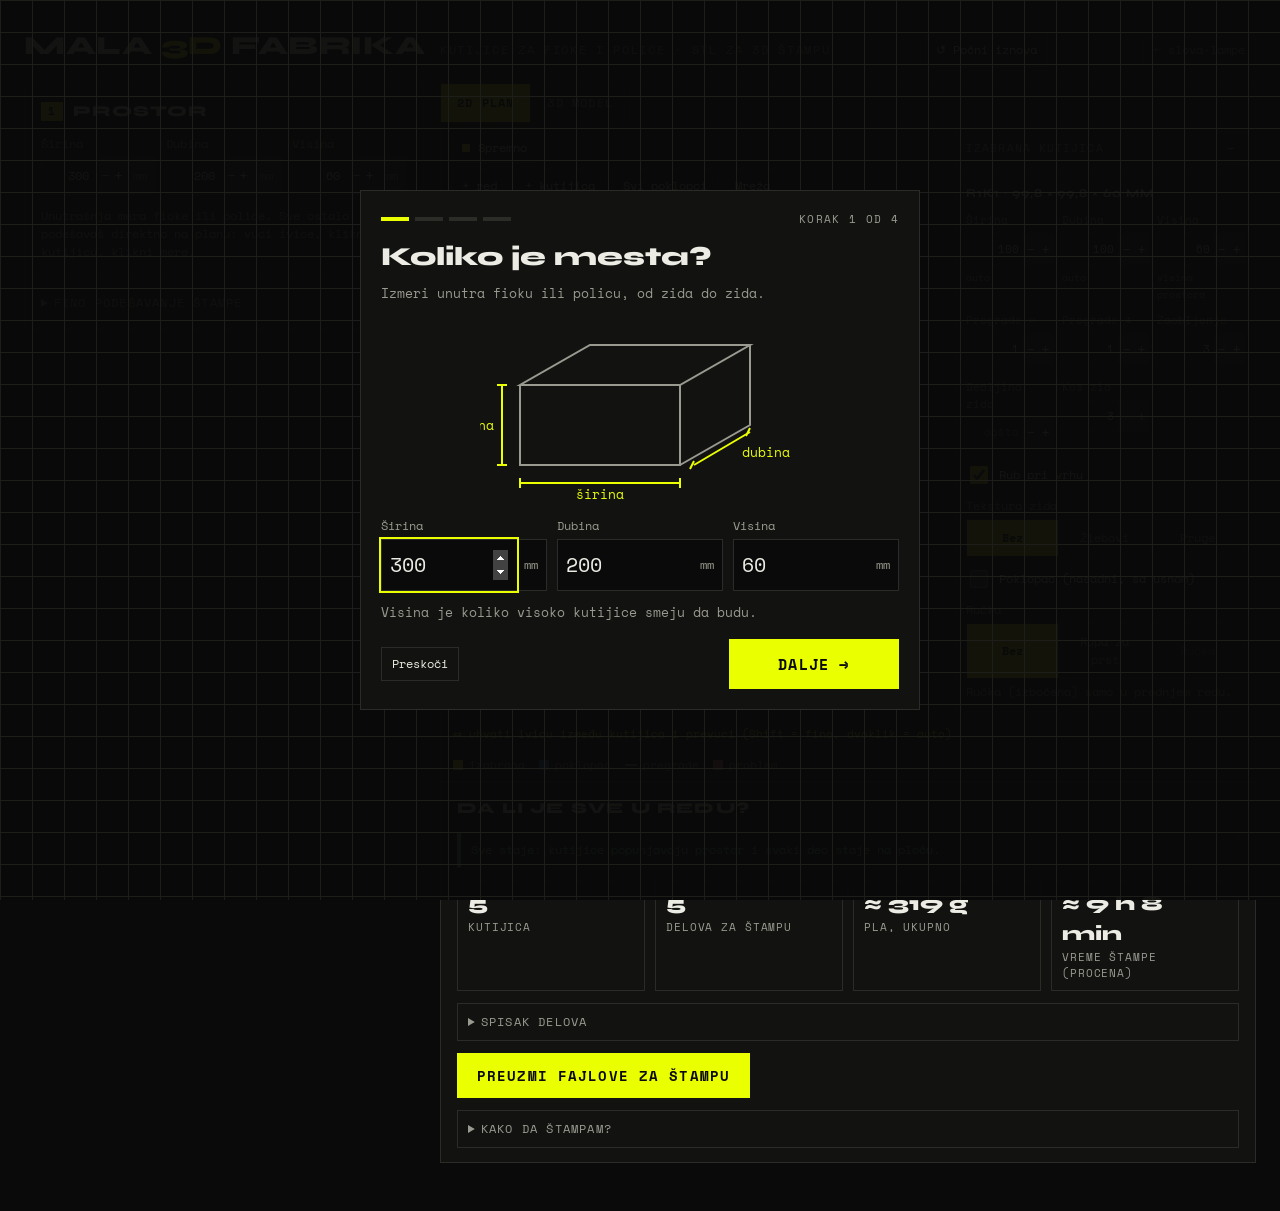
<file: kutije/index.html>
<!doctype html>
<html lang="sr">
<head>
<meta charset="utf-8">
<meta name="viewport" content="width=device-width,initial-scale=1,viewport-fit=cover">
<title>Mala 3D Fabrika · Modularne kutijice</title>
<link rel="stylesheet" href="https://fonts.googleapis.com/css2?family=Space+Mono:wght@400;700&family=Syne:wght@600;800&display=swap">
<link rel="icon" href="data:,">
<link rel="stylesheet" href="./style.css">
</head>
<body>
<div class="wiz" id="wiz" hidden></div>
<div class="wrap">
  <header>
    <div class="logo">MALA <b>3D</b> FABRIKA</div>
    <div class="sub">Kutijice za fioke i police · STL za 3D štampu</div>
    <button type="button" class="mini" id="wiz-open">↺ Počni iznova</button>
    <a class="back" href="../">← slova-lampe</a>
  </header>

  <div class="cols">
    <div class="panel steps">
      <section class="step">
        <h2><i>1</i> Prostor</h2>
        <div class="row2">
          <label class="num"><span>Širina</span><span class="in"><input type="number" id="W" inputmode="decimal" step="any"><span class="u">mm</span></span></label>
          <label class="num"><span>Dubina</span><span class="in"><input type="number" id="D" inputmode="decimal" step="any"><span class="u">mm</span></span></label>
          <label class="num"><span>Visina</span><span class="in"><input type="number" id="H" inputmode="decimal" step="any"><span class="u">mm</span></span></label>
        </div>
        <p class="hint">Unutrašnja mera fioke ili police. Sve ostalo podešavaš direktno na planu: vuci ivice, klikni kutijicu, klikni mere.</p>
</section>

      <details class="step adv2"><summary>Fino podešavanje štampe</summary>
        <label class="num"><span>Štampač (najveća ploča)</span><span class="in"><select id="bed"><option value="256">Bambu Lab A1 (256 mm)</option><option value="180">Bambu Lab A1 mini (180 mm)</option><option value="220">Ne znam (220 mm)</option><option value="350">Veliki štampač (350 mm)</option></select></span></label>

        <div class="seg" id="preset" role="group" aria-label="Varijanta">
          <button type="button" data-v="jaka" aria-pressed="true">Jaka</button>
          <button type="button" data-v="lagana" aria-pressed="false">Laka i brza</button>
        </div>
        <p class="hint" id="preset-hint"></p>
        <div class="row2">
          <label class="num"><span>Zid</span><span class="in"><input type="number" id="p-zid" step="0.1" inputmode="decimal"><span class="u">mm</span></span></label>
          <label class="num"><span>Dno</span><span class="in"><input type="number" id="p-dno" step="0.1" inputmode="decimal"><span class="u">mm</span></span></label>
          <label class="num"><span>Pregrada</span><span class="in"><input type="number" id="p-pregrada" step="0.1" inputmode="decimal"><span class="u">mm</span></span></label>
          <label class="num"><span>Poklopac</span><span class="in"><input type="number" id="p-poklopac" step="0.1" inputmode="decimal"><span class="u">mm</span></span></label>
          <label class="num"><span>Usna poklopca</span><span class="in"><input type="number" id="p-usna" step="0.1" inputmode="decimal"><span class="u">mm</span></span></label>
          <label class="num"><span>Tolerancija poklopca</span><span class="in"><input type="number" id="p-tol" step="0.05" inputmode="decimal"><span class="u">mm</span></span></label>
        </div>
        <label class="num"><span>Zazor između kutijica (u fioci)</span><span class="in"><input type="number" id="gap" step="0.1" inputmode="decimal"><span class="u">mm</span></span></label>
        <button type="button" class="mini" id="reset">Vrati početno stanje</button>
      </details>
    </div>

    <div class="view">
      <div class="panel">
        <div class="tabs" role="tablist">
          <button type="button" role="tab" id="tab2d" aria-selected="true">2D plan</button>
          <button type="button" role="tab" id="tab3d" aria-selected="false">3D model</button>
          <div class="opts" id="opts3d" hidden>
            <label><input type="checkbox" id="o-lid" checked> Poklopci</label>
            <span class="slider">Razmak <input type="range" id="o-exp" min="0" max="60" value="0"></span>
          </div>
        </div>
        <div class="planwrap" id="planwrap">
        <div class="stage" id="stage">
          <div class="ptools" id="ptools">
            <button type="button" class="mini" id="add-row">+ red</button>
            <button type="button" class="mini" id="add-box">+ kutijica</button>
            <button type="button" class="mini" id="all-lids" aria-pressed="false">Svi poklopci</button>
            <button type="button" class="mini" id="grid-toggle">Mreža</button>
            <span class="gridform" id="gridform" hidden>
              <input type="number" id="g-c" value="3" min="1" max="12" inputmode="numeric" aria-label="kolone"> ×
              <input type="number" id="g-r" value="2" min="1" max="12" inputmode="numeric" aria-label="redovi">
              <button type="button" class="mini" id="grid">OK</button>
            </span>
          </div>
          <div class="badge busy" id="badge"><span class="dot"></span><span id="badge-t">Učitavam…</span></div>
          <svg id="v2d" role="img" aria-label="Raspored odozgo" xmlns="http://www.w3.org/2000/svg"></svg>
          <canvas id="v3d" hidden></canvas>
          <div class="tip" id="tip" hidden></div>
          <div class="err" id="err" hidden></div>
        </div>
        <aside class="pop" id="pop"><div class="pop-h"><span>Izabrana kutijica</span><button type="button" class="mini" id="pop-x" aria-label="sakrij">–</button></div><div id="editor"></div></aside>
        </div>
        <div class="legend">
          <span class="tipline">⇔ uhvati ivicu između kutijica i prevuci (Shift = fino, dvoklik = auto)</span>
          <span><i style="background:var(--accent)"></i> izabrana</span>
          <span><i style="background:var(--lidc)"></i> poklopac</span>
          <span><i style="border-top:2px dashed var(--mute);height:0;width:12px"></i> pregrade</span>
          <span><i style="background:var(--bad)"></i> problem</span>
        </div>
      </div>

      <div class="panel result" id="result">
        <h2>Da li je sve u redu?</h2>
        <div class="issues" id="issues"></div>
        <div class="sum" id="sum"></div>
        <details class="adv"><summary>Spisak delova</summary><div class="tw"><table class="parts" id="parts"></table></div></details>
        <div class="btnrow">
          <button type="button" class="btn" id="dl" disabled>Preuzmi fajlove za štampu</button>
          <span class="msg" id="dlmsg"></span>
        </div>
        <details class="adv"><summary>Kako da štampam?</summary><p class="note">Dobićeš ZIP sa po jednim folderom za svaku kutijicu. Kutijicu štampaj okrenutu otvorom nagore, bez podupirača. Poklopac štampaj ravnom stranom nadole.</p></details>
      </div>
    </div>
  </div>
</div>

<script src="./lib/three.min.js"></script>
<script src="./lib/OrbitControls.js"></script>
<script src="./lib/jszip.min.js"></script>
<script type="module" src="./app.js"></script>
</body>
</html>
</file>
<file: kutije/style.css>
/* Layout: dve kolone (podešavanja levo, render desno); na telefonu render je prvi, pa podešavanja.
   Tamna industrijska tema, žuta akcenat, Space Mono + Syne. */
:root {
  --bg: #0a0a0a; --surface: #121211; --surface2: #1a1a18; --line: #2b2b28; --grid: #1d1d1a;
  --fg: #ecece4; --mute: #9a9a90; --accent: #eaff00; --accent-ink: #0a0a0a;
  --ok: #5fd38d; --warn: #ffb020; --bad: #ff6a5f; --cut: #ff6a5f; --hole: #ff4d4d; --wire: #4da3ff;
  --letter-o: #5b8fbf; --letter-c: #d9d6c6; --rib: #1fb67f; --base: #6e6d66;
  --font-display: 'Syne', 'Arial Black', sans-serif; --font-mono: 'Space Mono', ui-monospace, Menlo, monospace;
  color-scheme: dark;
}
* { box-sizing: border-box; }
[hidden] { display: none !important; }
html, body { height: auto; }
body {
  background: var(--bg); color: var(--fg); font-family: var(--font-mono); font-size: 14px; line-height: 1.5;
  padding-left: max(16px, env(safe-area-inset-left, 0px)); padding-right: max(16px, env(safe-area-inset-right, 0px));
  padding-block: 18px 40px;
  background-image: linear-gradient(var(--grid) 1px, transparent 1px), linear-gradient(90deg, var(--grid) 1px, transparent 1px);
  background-size: 32px 32px; background-attachment: fixed;
}
.wrap { max-width: 1280px; margin: 0 auto; display: flex; flex-direction: column; gap: 16px; }
header { display: flex; align-items: baseline; gap: 14px; flex-wrap: wrap; }
.logo { font-family: var(--font-display); font-weight: 800; font-size: 26px; letter-spacing: .02em; }
.logo b { color: var(--accent); font-weight: 800; }
header .sub { color: var(--mute); font-size: 12px; text-transform: uppercase; letter-spacing: .14em; }
.cols { display: grid; grid-template-columns: minmax(0, 400px) minmax(0, 1fr); gap: 16px; align-items: start; }
.panel { background: var(--surface); border: 1px solid var(--line); }
.steps { display: flex; flex-direction: column; gap: 0; }
.step { padding: 16px; border-bottom: 1px solid var(--line); display: flex; flex-direction: column; gap: 12px; }
.step:last-child { border-bottom: 0; }
.step h2 { margin: 0; font-family: var(--font-display); font-size: 15px; font-weight: 800; text-transform: uppercase; letter-spacing: .08em; display: flex; gap: 10px; align-items: center; }
.step h2 i { font-style: normal; font-family: var(--font-mono); font-size: 11px; color: var(--accent-ink); background: var(--accent); padding: 1px 7px; }
label.f { display: flex; flex-direction: column; gap: 4px; font-size: 12px; color: var(--mute); min-width: 0; }
input[type=text], input[type=number] {
  background: var(--bg); color: var(--fg); border: 1px solid var(--line); border-radius: 0; padding: 9px 10px;
  font: inherit; min-width: 0; width: 100%;
}
input[type=text]#ime { font-family: var(--font-display); font-weight: 800; font-size: 28px; padding: 8px 12px; letter-spacing: .01em; }
input:focus-visible, button:focus-visible, select:focus-visible { outline: 2px solid var(--accent); outline-offset: 1px; }
.seg { display: grid; grid-auto-flow: column; grid-auto-columns: 1fr; border: 1px solid var(--line); }
.seg button { background: transparent; color: var(--mute); border: 0; border-right: 1px solid var(--line); padding: 9px 8px; font: inherit; font-size: 12px; cursor: pointer; }
.seg button:last-child { border-right: 0; }
.seg button[aria-pressed=true] { background: var(--accent); color: var(--accent-ink); font-weight: 700; }
.seg button:disabled { opacity: .4; cursor: not-allowed; }
.hint { font-size: 12px; color: var(--mute); margin: 0; }
.fonts { display: grid; grid-template-columns: repeat(2, minmax(0, 1fr)); gap: 6px; }
.fonts button { background: var(--bg); color: var(--fg); border: 1px solid var(--line); padding: 8px 10px; text-align: left; cursor: pointer; font: inherit; display: flex; flex-direction: column; gap: 0; }
.fonts button .n { font-weight: 700; font-size: 13px; }
.fonts button .d { color: var(--mute); font-size: 11px; }
.fonts button[aria-pressed=true] { border-color: var(--accent); box-shadow: inset 0 0 0 1px var(--accent); }
.sl { display: grid; grid-template-columns: 1fr auto; gap: 2px 10px; align-items: center; }
.sl .l { font-size: 12px; color: var(--mute); }
.sl output { font-weight: 700; font-size: 13px; text-align: right; min-width: 64px; }
.sl input[type=range] { grid-column: 1 / -1; width: 100%; accent-color: var(--accent); margin: 2px 0 6px; }
details.adv { border: 1px solid var(--line); }
details.adv summary { cursor: pointer; padding: 9px 10px; font-size: 12px; color: var(--mute); text-transform: uppercase; letter-spacing: .1em; }
details.adv .grid { padding: 10px; display: grid; grid-template-columns: repeat(2, minmax(0, 1fr)); gap: 10px; border-top: 1px solid var(--line); }
.view { display: flex; flex-direction: column; min-width: 0; position: sticky; top: env(safe-area-inset-top, 0px); }
.tabs { display: flex; border-bottom: 1px solid var(--line); align-items: stretch; flex-wrap: wrap; }
.tabs button { background: transparent; color: var(--mute); border: 0; border-right: 1px solid var(--line); padding: 10px 16px; font: inherit; font-size: 12px; text-transform: uppercase; letter-spacing: .1em; cursor: pointer; }
.tabs button[aria-selected=true] { color: var(--accent-ink); background: var(--accent); font-weight: 700; }
.tabs .opts { margin-left: auto; display: flex; gap: 14px; align-items: center; padding: 0 12px; font-size: 12px; color: var(--mute); }
.tabs .opts label { display: flex; gap: 6px; align-items: center; cursor: pointer; }
.stage { position: relative; height: min(62vh, 640px); min-height: 320px; overflow: hidden; }
#v2d, #v3d { position: absolute; inset: 0; width: 100%; height: 100%; display: block; }
#v3d { touch-action: none; }
.badge { position: absolute; left: 10px; top: 10px; background: var(--surface); border: 1px solid var(--line); padding: 5px 10px; font-size: 12px; display: flex; gap: 8px; align-items: center; z-index: 2; }
.badge .dot { width: 8px; height: 8px; background: var(--accent); }
.badge.busy .dot { animation: pulse 0.9s steps(2) infinite; }
@keyframes pulse { 50% { opacity: .15; } }
.stage.dim svg, .stage.dim canvas { opacity: .45; }
.err { position: absolute; left: 10px; right: 10px; bottom: 10px; z-index: 2; background: var(--surface); border: 1px solid var(--bad); color: var(--bad); padding: 10px 12px; font-size: 13px; }
.legend { display: flex; gap: 14px; flex-wrap: wrap; padding: 8px 12px; border-top: 1px solid var(--line); font-size: 11px; color: var(--mute); }
.legend span { display: inline-flex; gap: 6px; align-items: center; }
.legend i { width: 10px; height: 10px; display: inline-block; }
.result { padding: 14px 16px; display: flex; flex-direction: column; gap: 12px; }
.result h2 { margin: 0; font-family: var(--font-display); font-size: 15px; font-weight: 800; text-transform: uppercase; letter-spacing: .08em; }
.parts { width: 100%; border-collapse: collapse; font-size: 13px; }
.parts th { text-align: left; color: var(--mute); font-weight: 400; font-size: 11px; text-transform: uppercase; letter-spacing: .1em; padding: 4px 8px 6px 0; }
.parts td { padding: 6px 8px 6px 0; border-top: 1px solid var(--line); vertical-align: top; }
.tw { overflow-x: auto; }
.tag { display: inline-block; padding: 0 6px; font-size: 11px; border: 1px solid var(--line); color: var(--mute); }
.tag.sock { color: var(--hole); border-color: var(--hole); }
.tag.ok { color: var(--ok); border-color: var(--ok); }
.tag.warn { color: var(--warn); border-color: var(--warn); }
.sum { display: grid; grid-template-columns: repeat(auto-fit, minmax(140px, 1fr)); gap: 10px; }
.sum div { border: 1px solid var(--line); padding: 8px 10px; display: flex; flex-direction: column; }
.sum b { font-family: var(--font-display); font-size: 20px; font-weight: 800; }
.sum span { font-size: 11px; color: var(--mute); text-transform: uppercase; letter-spacing: .08em; }
.btnrow { display: flex; gap: 10px; flex-wrap: wrap; align-items: center; }
.btn { background: var(--accent); color: var(--accent-ink); border: 0; padding: 12px 20px; font: inherit; font-weight: 700; font-size: 14px; cursor: pointer; text-transform: uppercase; letter-spacing: .08em; }
.btn:disabled { opacity: .35; cursor: not-allowed; }
.btn.ghost { background: transparent; color: var(--fg); border: 1px solid var(--line); }
.note { font-size: 12px; color: var(--mute); }
.note.warn { color: var(--warn); }
.msg { min-height: 1.4em; font-size: 12px; color: var(--mute); }
@media (max-width: 860px) {
  .cols { grid-template-columns: minmax(0, 1fr); }
  .view { position: static; order: -1; }
  .stage { height: 52vh; min-height: 280px; }
  input[type=text]#ime { font-size: 24px; }
}
@media (prefers-reduced-motion: reduce) { .badge.busy .dot { animation: none; } }

/* ---- kutije: dodatno ---- */
:root { --box: #1f2a1f; --boxline: #6c7a52; --sel: #eaff00; --lidc: #5b8fbf; }
header .back { margin-left: auto; color: var(--mute); font-size: 12px; text-decoration: none; border: 1px solid var(--line); padding: 3px 10px; }
.row2 { display: grid; grid-template-columns: repeat(3, minmax(0, 1fr)); gap: 10px; }
.row2.c2 { grid-template-columns: repeat(2, minmax(0, 1fr)); }
.num { display: flex; flex-direction: column; gap: 4px; font-size: 12px; color: var(--mute); min-width: 0; }
.num .in { display: flex; align-items: stretch; }
.num input { text-align: right; }
.num .u { padding: 0 8px; display: flex; align-items: center; border: 1px solid var(--line); border-left: 0; color: var(--mute); font-size: 12px; background: var(--surface2); }
.num input.bad { border-color: var(--bad); color: var(--bad); }
.num .fixed-tag { color: var(--accent); cursor: pointer; font-size: 11px; background: none; border: 0; padding: 0; font-family: inherit; text-align: left; }
.chk { display: flex; gap: 8px; align-items: center; font-size: 13px; color: var(--fg); cursor: pointer; }
.chk input { accent-color: var(--accent); width: 18px; height: 18px; }
.boxlist { display: flex; flex-wrap: wrap; gap: 6px; }
.boxlist button { background: var(--bg); color: var(--fg); border: 1px solid var(--line); padding: 5px 9px; font: inherit; font-size: 12px; cursor: pointer; }
.boxlist button[aria-pressed=true] { border-color: var(--accent); box-shadow: inset 0 0 0 1px var(--accent); color: var(--accent); }
.boxlist button.bad { border-color: var(--bad); }
.boxlist .rowtag { flex-basis: 100%; font-size: 11px; color: var(--mute); text-transform: uppercase; letter-spacing: .1em; margin-top: 4px; }
.mini { background: transparent; color: var(--fg); border: 1px solid var(--line); padding: 7px 10px; font: inherit; font-size: 12px; cursor: pointer; }
.mini:hover { border-color: var(--accent); }
.mini.danger { color: var(--bad); }
.mini:disabled { opacity: .4; cursor: not-allowed; }
.editor { border: 1px solid var(--accent); padding: 12px; display: flex; flex-direction: column; gap: 12px; }
.editor h3 { margin: 0; font-family: var(--font-display); font-size: 14px; text-transform: uppercase; letter-spacing: .08em; }
.issues { display: flex; flex-direction: column; gap: 8px; }
.issue { border: 1px solid var(--line); border-left-width: 4px; padding: 8px 10px; font-size: 12px; display: flex; flex-direction: column; gap: 6px; }
.issue.iserr { border-left-color: var(--bad); }
.issue.iswarn { border-left-color: var(--warn); }
.issue .msg2 { color: var(--fg); }
.issue.ok { border-left-color: var(--ok); color: var(--ok); }
.slider { display: flex; align-items: center; gap: 8px; padding: 0 12px; font-size: 12px; color: var(--mute); }
.slider input { accent-color: var(--accent); width: 110px; }
#v2d text { font-family: var(--font-mono); }
#v2d .bx { cursor: pointer; }

/* ---- UX: vučenje ivica, stepper, hover ---- */
#v2d { user-select: none; -webkit-user-select: none; }
#v2d .edge .hit { stroke: transparent; stroke-width: 22px; vector-effect: non-scaling-stroke; }
#v2d .edge .grip { stroke: var(--accent); stroke-width: 3px; vector-effect: non-scaling-stroke; opacity: 0; transition: opacity .12s; pointer-events: none; }
#v2d .edge .pill { fill: var(--accent); opacity: .45; transition: opacity .12s; pointer-events: none; }
#v2d .edge.ev .hit { cursor: col-resize; touch-action: none; }
#v2d .edge.eh .hit { cursor: row-resize; touch-action: none; }
#v2d .edge:hover .grip, #v2d .edge.drag .grip { opacity: .9; }
#v2d .edge:hover .pill, #v2d .edge.drag .pill { opacity: 1; }
#v2d.dragging, #v2d.dragging * { cursor: grabbing !important; }
#v2d .bx rect:first-child { transition: fill .12s; }
#v2d .bx:hover rect:first-child { fill: #25331f; }
#v2d .bx.sel { filter: drop-shadow(0 0 6px rgba(234,255,0,.35)); }
.tip { position: absolute; z-index: 3; background: var(--accent); color: var(--accent-ink); font-size: 12px; font-weight: 700; padding: 3px 8px; pointer-events: none; white-space: nowrap; }
.legend .tipline { flex-basis: 100%; color: var(--accent); }
.num .in input { -moz-appearance: textfield; appearance: textfield; min-width: 0; }
.num .in input::-webkit-outer-spin-button, .num .in input::-webkit-inner-spin-button { -webkit-appearance: none; margin: 0; }
.stp { background: var(--surface2); color: var(--fg); border: 1px solid var(--line); border-left: 0; width: 30px; font: inherit; font-size: 15px; cursor: pointer; padding: 0; }
.stp:hover { background: var(--accent); color: var(--accent-ink); }
.stp:active { transform: translateY(1px); }
.mini, .boxlist button, .seg button, .btn, .tabs button { transition: background .12s, color .12s, border-color .12s; }
.step { transition: background .12s; }
.editor { box-shadow: 0 0 0 1px rgba(234,255,0,.15), 0 8px 24px rgba(0,0,0,.35); }
@media (max-width: 860px) { .stp { width: 38px; } #v2d .edge .hit { stroke-width: 34px; } }

/* ---- sve na planu ---- */
.planwrap { display: grid; grid-template-columns: minmax(0, 1fr) 300px; }
.planwrap.only3d { grid-template-columns: minmax(0, 1fr); }
.pop { border-left: 1px solid var(--line); background: var(--surface); max-height: min(62vh, 640px); overflow: auto; }
.pop[hidden] { display: none !important; }
.pop-h { display: flex; justify-content: space-between; align-items: center; padding: 8px 10px; border-bottom: 1px solid var(--line); font-size: 11px; text-transform: uppercase; letter-spacing: .1em; color: var(--mute); position: sticky; top: 0; background: var(--surface); z-index: 1; }
.pop.min #editor { display: none; }
.pop .editor { border: 0; box-shadow: none; padding: 10px; gap: 10px; }
.pop .row2 { grid-template-columns: repeat(2, minmax(0, 1fr)); }
.pop .editor h3 { font-size: 12px; }
.ptools { position: absolute; left: 10px; top: 46px; z-index: 2; display: flex; gap: 6px; flex-wrap: wrap; align-items: center; }
.ptools .mini { background: var(--surface); }
.gridform { display: inline-flex; gap: 4px; align-items: center; background: var(--surface); border: 1px solid var(--line); padding: 2px 4px; }
.gridform input { width: 46px; padding: 5px; text-align: center; }
#v2d .dimlbl { cursor: text; }
#v2d .dimlbl:hover { fill: var(--accent); text-decoration: underline; }
#v2d .edge.es .hit { cursor: nwse-resize; touch-action: none; }
#v2d .edge.es .grip { stroke-dasharray: 6 4; }
.inl { position: absolute; z-index: 4; width: 90px; background: var(--bg); color: var(--accent); border: 2px solid var(--accent); padding: 4px 6px; font: inherit; font-weight: 700; }
@media (max-width: 860px) {
  .planwrap { grid-template-columns: minmax(0, 1fr); }
  .pop { border-left: 0; border-top: 1px solid var(--line); max-height: none; }
  .ptools { top: 44px; }
}

.pop .row2 { grid-template-columns: repeat(3, minmax(0, 1fr)); gap: 8px; }
.pop .num .u { display: none; }
.pop .num { font-size: 11px; }
.pop .stp { width: 24px; }
.pop .num input { padding: 7px 4px; }
.pop .fixed-tag, .pop .num .hint { font-size: 10px; }
.pop .chk { font-size: 12px; }
@media (min-width: 861px) { .stage { height: min(66vh, 680px); } .pop { max-height: min(66vh, 680px); } }

/* ---- čarobnjak ---- */
.wiz { position: fixed; inset: 0; z-index: 50; background: rgba(10,10,10,.96); display: flex; align-items: flex-start; justify-content: center; overflow-y: auto; padding: 16px; background-image: linear-gradient(var(--grid) 1px, transparent 1px), linear-gradient(90deg, var(--grid) 1px, transparent 1px); background-size: 32px 32px; }
.wz-card-wrap { width: min(560px, 100%); margin: auto; background: var(--surface); border: 1px solid var(--line); padding: 20px; display: flex; flex-direction: column; gap: 16px; }
.wz-top { display: flex; justify-content: space-between; align-items: center; }
.wz-dots { display: flex; gap: 6px; } .wz-dots i { width: 28px; height: 4px; background: var(--line); } .wz-dots i.on { background: var(--accent); } .wz-dots i.done { background: var(--mute); }
.wz-n { font-size: 11px; color: var(--mute); text-transform: uppercase; letter-spacing: .12em; }
.wz-body { display: flex; flex-direction: column; gap: 12px; }
.wz-body h2 { margin: 0; font-family: var(--font-display); font-size: 26px; font-weight: 800; line-height: 1.1; }
.wz-body h3 { margin: 6px 0 0; font-family: var(--font-display); font-size: 16px; font-weight: 800; }
.wz-sub { margin: 0; color: var(--mute); font-size: 13px; }
.wz-draw { width: 100%; max-width: 320px; height: auto; align-self: center; }
.wz-row { display: grid; grid-template-columns: repeat(3, minmax(0, 1fr)); gap: 10px; }
.wz-row label { display: flex; flex-direction: column; gap: 4px; font-size: 12px; color: var(--mute); }
.wz-row .in { display: flex; border: 1px solid var(--line); background: var(--bg); } .wz-row input { border: 0; font-size: 20px; padding: 10px 8px; } .wz-row .u { padding: 0 8px; color: var(--mute); align-self: center; font-size: 12px; }
.wz-cards { display: grid; gap: 8px; }
.wz-card { display: flex; flex-direction: column; gap: 2px; text-align: left; background: var(--bg); color: var(--fg); border: 1px solid var(--line); padding: 14px; font: inherit; cursor: pointer; min-height: 56px; }
.wz-card b { font-family: var(--font-display); font-size: 17px; } .wz-card span { color: var(--mute); font-size: 12px; }
.wz-card:hover { border-color: var(--mute); }
.wz-card[aria-pressed=true] { border-color: var(--accent); box-shadow: inset 0 0 0 1px var(--accent); }
.wz-nav { display: flex; justify-content: space-between; align-items: center; gap: 10px; }
.wz-nav .btn { min-width: 170px; padding: 14px 18px; font-size: 15px; }
#bed { width: 100%; background: var(--bg); color: var(--fg); border: 1px solid var(--line); padding: 9px 10px; font: inherit; }
details.adv2 > summary { cursor: pointer; font-size: 12px; color: var(--mute); text-transform: uppercase; letter-spacing: .1em; }
details.adv2[open] > summary { margin-bottom: 12px; }
header .mini { margin-left: auto; }
@media (max-width: 520px) { .wz-body h2 { font-size: 22px; } .wz-row { grid-template-columns: 1fr; } }
</file>
